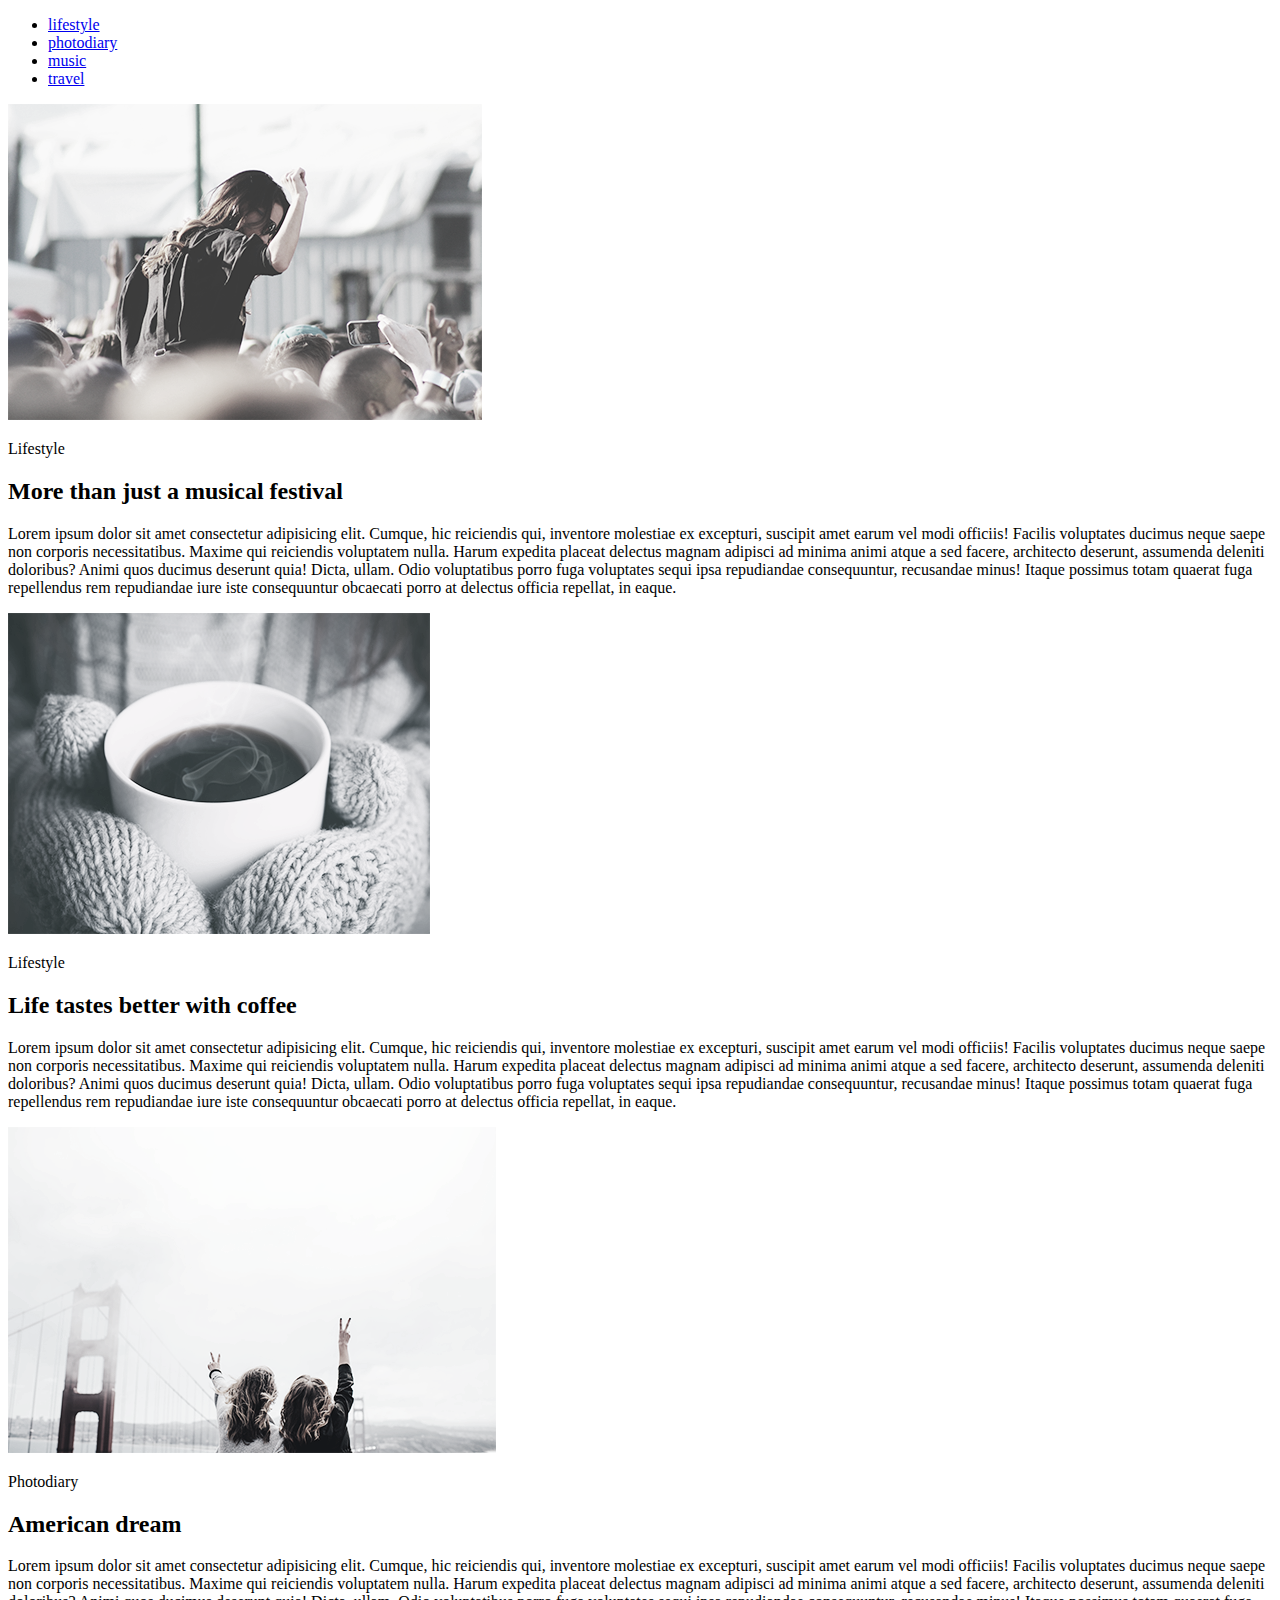
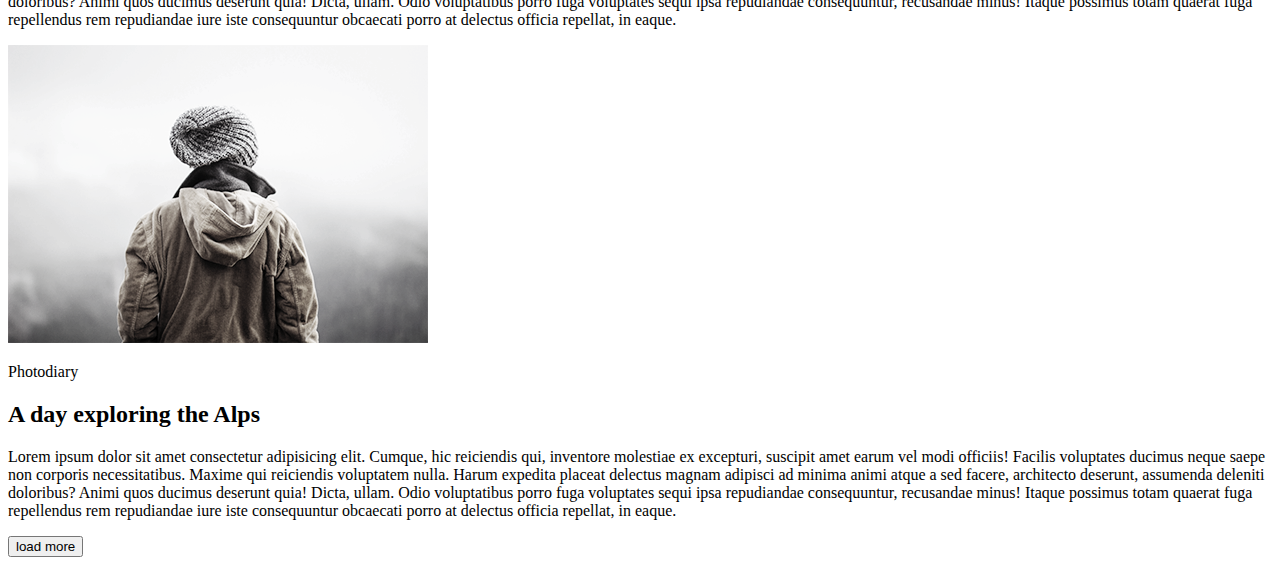
<file: homework/index.html>
<!DOCTYPE html>
<html lang="en">
<head>
    <meta charset="UTF-8">
    <meta name="viewport" content="width=device-width, initial-scale=1.0">
    <meta http-equiv="X-UA-Compatible" content="ie=edge">
    <title>Homework</title>
</head>
<body>
    
    <ul>
        <li> <a href="#"> lifestyle </a> </li>
        <li> <a href="#"> photodiary </a> </li>
        <li> <a href="#"> music </a> </li>
        <li> <a href="#"> travel </a> </li>
    </ul>

<div>
    <img src="img/1.png" alt="">
    <p>Lifestyle</p>
    <h2>More than just a musical festival</h2>
    <p>Lorem ipsum dolor sit amet consectetur adipisicing elit. Cumque, hic reiciendis qui, inventore molestiae ex excepturi, suscipit amet earum vel modi officiis! Facilis voluptates ducimus neque saepe non corporis necessitatibus.
        Maxime qui reiciendis voluptatem nulla. Harum expedita placeat delectus magnam adipisci ad minima animi atque a sed facere, architecto deserunt, assumenda deleniti doloribus? Animi quos ducimus deserunt quia! Dicta, ullam.
        Odio voluptatibus porro fuga voluptates sequi ipsa repudiandae consequuntur, recusandae minus! Itaque possimus totam quaerat fuga repellendus rem repudiandae iure iste consequuntur obcaecati porro at delectus officia repellat, in eaque.
    </p>
</div>

<div>
    <img src="img/2.png" alt="">
    <p>Lifestyle</p>
    <h2>Life tastes better with coffee</h2>
    <p>Lorem ipsum dolor sit amet consectetur adipisicing elit. Cumque, hic reiciendis qui, inventore molestiae ex excepturi, suscipit amet earum vel modi officiis! Facilis voluptates ducimus neque saepe non corporis necessitatibus.
        Maxime qui reiciendis voluptatem nulla. Harum expedita placeat delectus magnam adipisci ad minima animi atque a sed facere, architecto deserunt, assumenda deleniti doloribus? Animi quos ducimus deserunt quia! Dicta, ullam.
        Odio voluptatibus porro fuga voluptates sequi ipsa repudiandae consequuntur, recusandae minus! Itaque possimus totam quaerat fuga repellendus rem repudiandae iure iste consequuntur obcaecati porro at delectus officia repellat, in eaque.
    </p>
</div>

<div>
    <img src="img/3.png" alt="">
    <p>Photodiary</p>
    <h2>American dream</h2>
    <p>Lorem ipsum dolor sit amet consectetur adipisicing elit. Cumque, hic reiciendis qui, inventore molestiae ex excepturi, suscipit amet earum vel modi officiis! Facilis voluptates ducimus neque saepe non corporis necessitatibus.
        Maxime qui reiciendis voluptatem nulla. Harum expedita placeat delectus magnam adipisci ad minima animi atque a sed facere, architecto deserunt, assumenda deleniti doloribus? Animi quos ducimus deserunt quia! Dicta, ullam.
        Odio voluptatibus porro fuga voluptates sequi ipsa repudiandae consequuntur, recusandae minus! Itaque possimus totam quaerat fuga repellendus rem repudiandae iure iste consequuntur obcaecati porro at delectus officia repellat, in eaque.
    </p>
</div>

<div>
    <img src="img/4.png" alt="">
    <p>Photodiary</p>
    <h2>A day exploring the Alps</h2>
    <p>Lorem ipsum dolor sit amet consectetur adipisicing elit. Cumque, hic reiciendis qui, inventore molestiae ex excepturi, suscipit amet earum vel modi officiis! Facilis voluptates ducimus neque saepe non corporis necessitatibus.
        Maxime qui reiciendis voluptatem nulla. Harum expedita placeat delectus magnam adipisci ad minima animi atque a sed facere, architecto deserunt, assumenda deleniti doloribus? Animi quos ducimus deserunt quia! Dicta, ullam.
        Odio voluptatibus porro fuga voluptates sequi ipsa repudiandae consequuntur, recusandae minus! Itaque possimus totam quaerat fuga repellendus rem repudiandae iure iste consequuntur obcaecati porro at delectus officia repellat, in eaque.
    </p>
</div>

<button>load more</button>
           
</body>
</html>
</file>
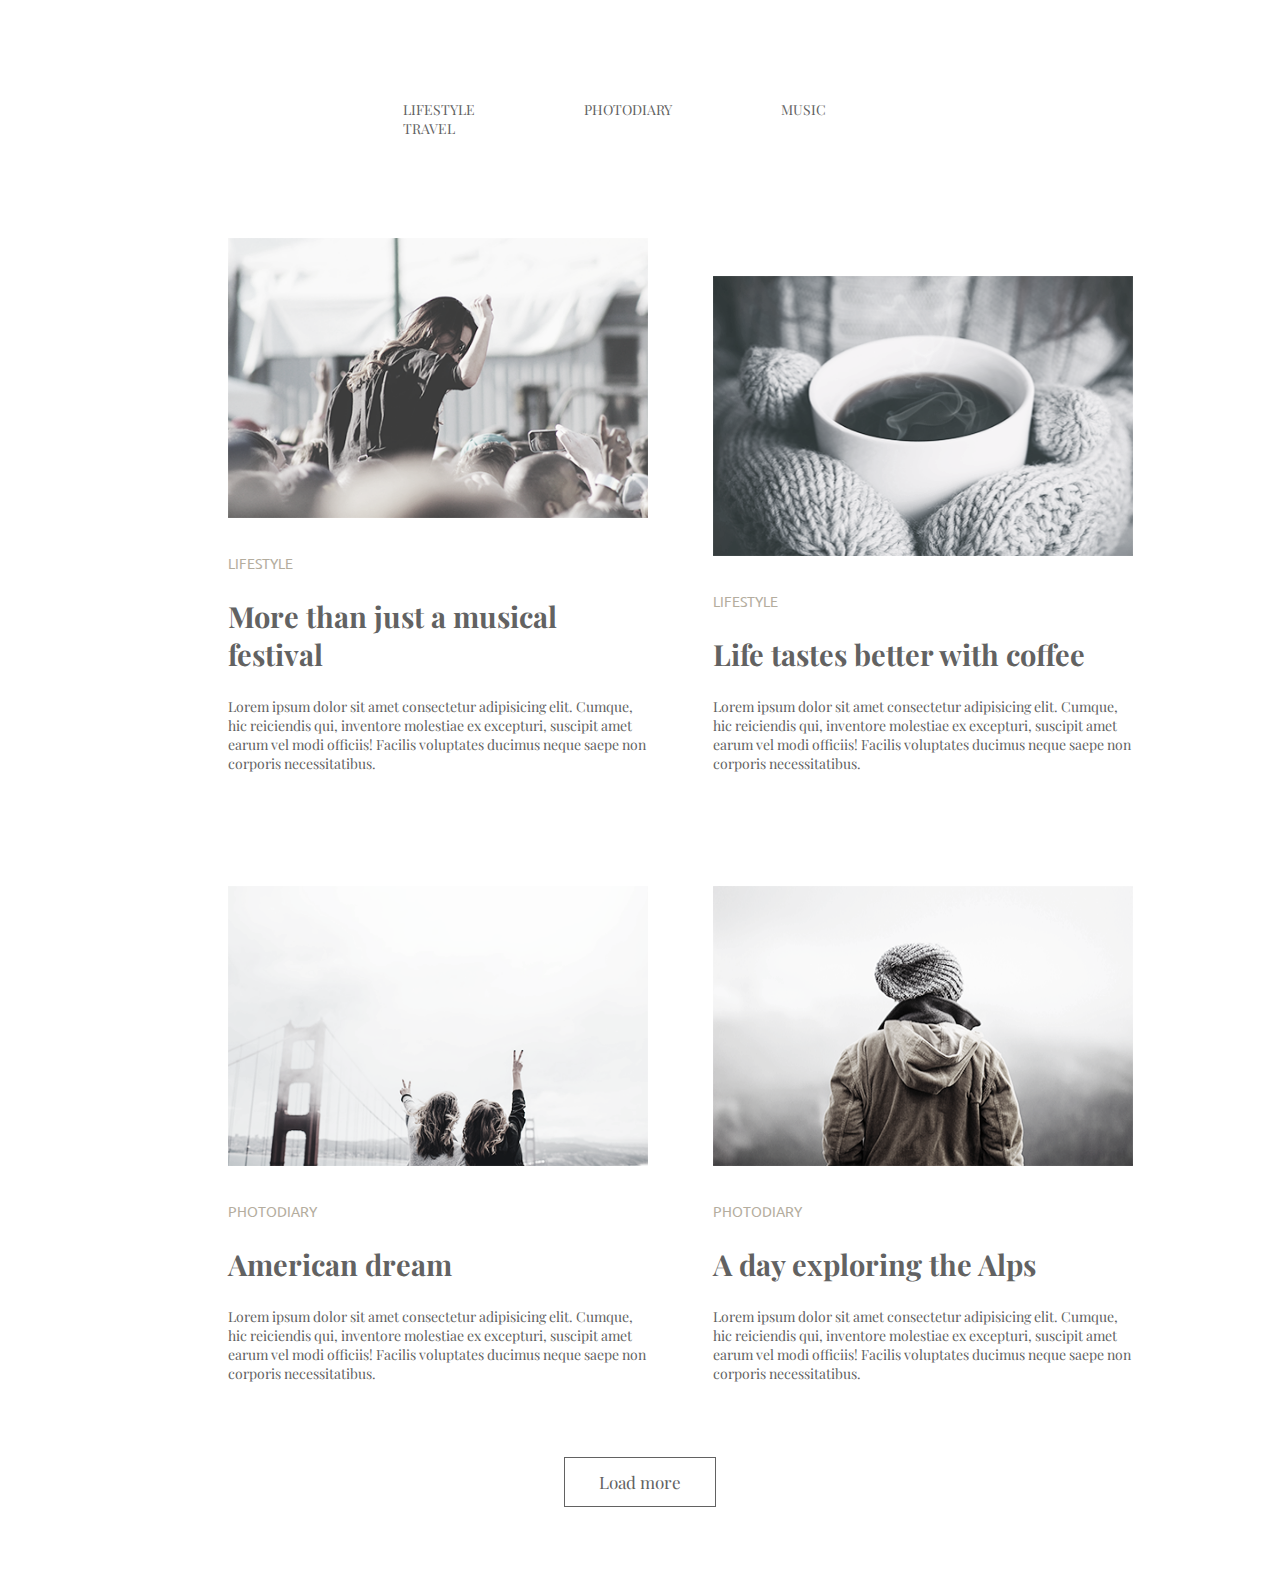
<file: homework_3/index.html>
<!DOCTYPE html>
<html lang="en">
<head>
    <meta charset="UTF-8">
    <meta name="viewport" content="width=device-width, initial-scale=1.0">
    <meta http-equiv="X-UA-Compatible" content="ie=edge">
    <title>Homework</title>
    <link rel="stylesheet" href="style.css">
    <link href="https://fonts.googleapis.com/css?family=Playfair+Display|Ubuntu:300&display=swap" rel="stylesheet">
</head>
<body>

    <nav class="navigation">
        <ul>
            <li class="navigation_links"> <a href="#"> LIFESTYLE </a> </li>
            <li class="navigation_links"> <a href="#"> PHOTODIARY </a> </li>
            <li class="navigation_links"> <a href="#"> MUSIC </a> </li>
            <li class="navigation_links"> <a href="#"> TRAVEL </a> </li>
        </ul> 
    </nav>
    
<div class="content">
    <div class="first_block">
        <div class="img">
            <img src="img/1.png" alt="">
            <span class="small_text">LIFESTYLE</span>
            <h2 class="big_text">More than just a musical festival</h2>
            <p class="main_text">Lorem ipsum dolor sit amet consectetur adipisicing elit. Cumque, hic reiciendis qui, inventore molestiae ex excepturi, suscipit amet earum vel modi officiis!
                Facilis voluptates ducimus neque saepe non corporis necessitatibus.
            </p>
        </div>

        <div>
            <img src="img/2.png" alt="">
            <span class="small_text">LIFESTYLE</span>
            <h2 class="big_text">Life tastes better with coffee</h2>
            <p class="main_text">Lorem ipsum dolor sit amet consectetur adipisicing elit. Cumque, hic reiciendis qui, inventore molestiae ex excepturi, suscipit amet earum vel modi officiis!
                Facilis voluptates ducimus neque saepe non corporis necessitatibus.
            </p>
        </div>
    </div>

    <div class="second_block">
        <div class="img">
            <img src="img/3.png" alt="">
            <span class="small_text">PHOTODIARY</span>
            <h2 class="big_text">American dream</h2>
            <p class="main_text">Lorem ipsum dolor sit amet consectetur adipisicing elit. Cumque, hic reiciendis qui, inventore molestiae ex excepturi, suscipit amet earum vel modi officiis!
                Facilis voluptates ducimus neque saepe non corporis necessitatibus.
            </p>
        </div>

        <div>
            <img src="img/4.png" alt="">
            <span class="small_text">PHOTODIARY</span>
            <h2 class="big_text">A day exploring the Alps</h2>
            <p class="main_text">Lorem ipsum dolor sit amet consectetur adipisicing elit. Cumque, hic reiciendis qui, inventore molestiae ex excepturi, suscipit amet earum vel modi officiis!
                Facilis voluptates ducimus neque saepe non corporis necessitatibus.
            </p>
        </div>
    </div>
</div>

<div>
    <button class="button">Load more</button>
</div>
           
</body>
</html>
</file>
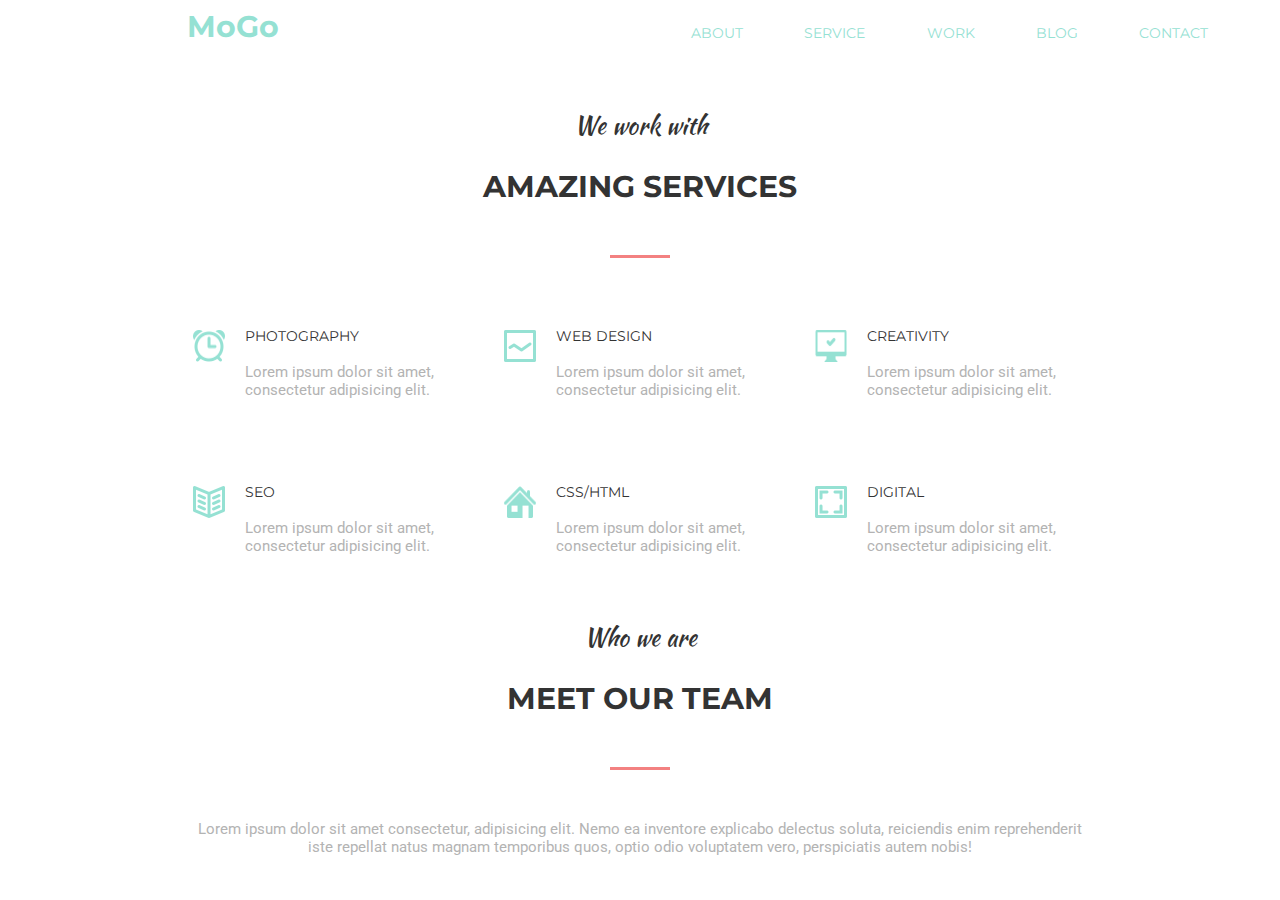
<file: homework_4/index.html>
<!DOCTYPE html>
<html lang="en">
<head>
    <meta charset="UTF-8">
    <meta name="viewport" content="width=device-width, initial-scale=1.0">
    <meta http-equiv="X-UA-Compatible" content="ie=edge">
    <link rel="stylesheet" href="./css/style.css">
    <link href="https://fonts.googleapis.com/css?family=Kaushan+Script|Montserrat:400,700|Roboto&display=swap" rel="stylesheet">
    <title>homework 4</title>
</head>
<body>

    <header>
        <nav class="navigation">
            <div id="logo">
                <a href="#">MoGo</a>
            </div>

            <ul class="navigation_links">
                <li><a href="#">ABOUT</a></li>
                <li><a href="#">SERVICE</a></li>
                <li><a href="#">WORK</a></li>
                <li><a href="#">BLOG</a></li>
                <li><a href="#">CONTACT</a></li>
            </ul>
        </nav>
    </header>

    <main>
        <div class="services">
            <div class="article">
                <span class="small_head_text">We work with</span>
                <h2 class="big_head_text">AMAZING SERVICES</h2>
                <span class="underline"></span>
            </div>
            <div class="main_text">
                <div class="first_row">
                    <div class="info_block">
                        <div class="icon">
                            <img src="./img/Clock.png" alt="">
                        </div>
                        <div>
                            <h4 class="headline">PHOTOGRAPHY</h4>
                            <p class="describe">Lorem ipsum dolor sit amet, consectetur adipisicing elit.</p>
                        </div>
                    </div>
                    <div class="info_block">
                        <div class="icon">
                            <img src="./img/uneven line.png" alt="">
                        </div>
                        <div>
                            <h4 class="headline">WEB DESIGN</h4>
                            <p class="describe">Lorem ipsum dolor sit amet, consectetur adipisicing elit.</p>                            </div>
                    </div>
                    <div class="info_block">
                        <div class="icon">
                            <img src="./img/Computer.png" alt="">
                        </div>
                        <div>
                            <h4 class="headline">CREATIVITY</h4>
                            <p class="describe">Lorem ipsum dolor sit amet, consectetur adipisicing elit.</p>
                        </div>
                    </div>
                </div>
                <div class="second_row">
                    <div class="info_block">
                        <div class="icon">
                            <img src="./img/BOOK.png" alt="">
                        </div>
                        <div>
                            <h4 class="headline">SEO</h4>
                            <p class="describe">Lorem ipsum dolor sit amet, consectetur adipisicing elit.</p>
                        </div>
                    </div>
                    <div class="info_block">
                        <div class="icon">
                            <img src="img/Home.png" alt="">
                        </div>
                        <div>
                            <h4 class="headline">CSS/HTML</h4>
                            <p class="describe">Lorem ipsum dolor sit amet, consectetur adipisicing elit.</p>
                        </div>
                    </div>
                    <div class="info_block">
                        <div class="icon">
                            <img src="img/Aiming.png" alt="">
                        </div>
                        <div>
                            <h4 class="headline">DIGITAL</h4>
                            <p class="describe">Lorem ipsum dolor sit amet, consectetur adipisicing elit.</p>
                        </div>
                    </div>
                </div>
            </div>
            <div class="article">
                <span class="small_head_text">Who we are</span>
                <h2 class="big_head_text">MEET OUR TEAM</h2>
                <span class="underline"></span>
                <span class="team">Lorem ipsum dolor sit amet consectetur, adipisicing elit. Nemo ea inventore explicabo delectus soluta, reiciendis enim reprehenderit iste repellat natus magnam temporibus quos, optio odio voluptatem vero, perspiciatis autem nobis!</span>
            </div>
    
</body>
</html>
</file>
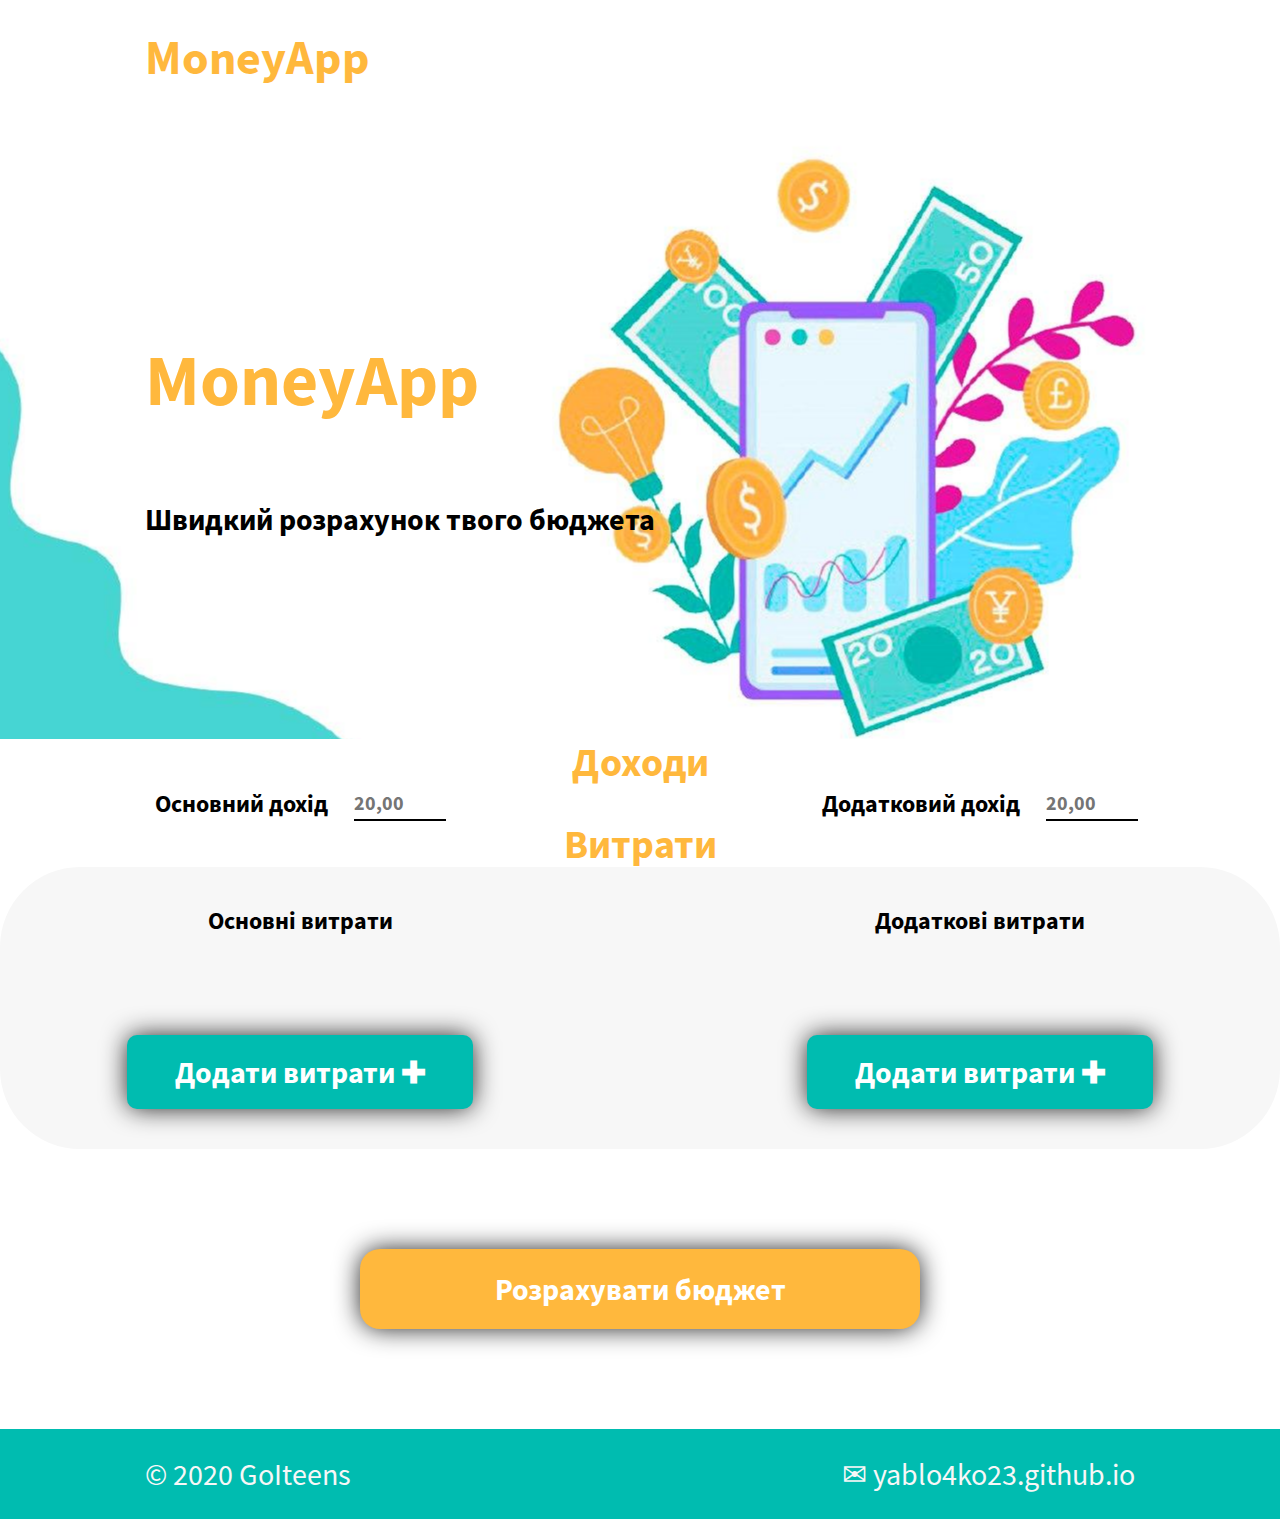
<file: money_App-master/index.html>
<!DOCTYPE html>
<html lang="en">

<head>
    <meta charset="UTF-8">
    <meta name="viewport" content="width=device-width, initial-scale=1.0">
    <link rel="stylesheet" href="./css/normalize.css">
    <link rel=" stylesheet" href="./style.css">
    <title>MoneyApp</title>
</head>

<body>

    <header>
        <h1 class="logo">MoneyApp</a>
    </header>
    <main>
        <section class="s1 container">
            <h2 class="s1_title">MoneyApp</h2>
            <p class="s1_desk">Швидкий розрахунок твого бюджета</p>
        </section>
        <section class="s2 container">

            <h3 class="s2_subTitle">Доходи</h3>

            <ul class="s2_incomes" id="incomes">
                <li class="s2_incomes-main">
                    <p>Основний дохід</p>
                    <input class="incomes-main" type="number" placeholder="20,00">
                </li>
                <li class="s2_incomes-addit">
                    <p>Додатковий дохід</p>
                    <input class="incomes-addit" type="number" placeholder="20,00">
                </li>
            </ul>

            <h3 class="s2_subTitle">Витрати</h3>

            <ul class="s2_costs" id="costs">
                <li class="s2_costs-main">
                    <div>
                        <p>Основні витрати</p>
                        <ul class="mainCosts-list">
                        </ul>
                        <button class="s2_costs-btn main">Додати витрати &#10010;</button>                        
                    </div>
                </li>

                <li class="s2_costs-addit">
                    <div>
                        <p>Додаткові витрати</p>
                        <ul class="additCosts-list">
                        </ul>
                        <button class="s2_costs-btn extra">Додати витрати &#10010;</button>                    
                    </div>
                </li>
            </ul>

            <button class="s2_total-btn">Розрахувати бюджет</button>
            <ul class="budget_calculation">
                <li class="budget_calculation-item">
                    <p>Загальний дохід</p>
                    <div>
                        <p class="total-incomes"></p>
                        <button class="detailed-incomes">Докладніше</button>
                    </div>
                </li>
                <li class="budget_calculation-item">
                    <p>Загальні витрати</p>
                    <div>
                        <p class="total-costs"></p>
                        <button class="detailed-costs">Докладніше</button>
                    </div>
                </li>
                <li class="budget_calculation-item">
                    <p>Залишок</p>
                    <div>
                        <p class="remains"></p>
                        <p></p>
                    </div>
                </li>
            </ul>

        </section>
    </main>

    <footer>
        <span>&copy; 2020 GoIteens</span>
        <span>&#9993; yablo4ko23.github.io</span>
    </footer>

    <div class="form-back">
        <form class="form_enter-costs">
            <h4>Введіть свої витрати</h4>
            <div class="form-main-block">
                <div class="form-inputs">
                    <div class="cost-block">
                        <input required maxlength="20" class="enter_costname inputs" type="text" placeholder="Стаття витрат" />
                        <input required type="number" class="enter_costsum inputs" placeholder="Сума" />                
                    </div>
                </div>
                <button class="add-cost">&#10010;</button>            
            </div>
            <button type="submit" class="send-costs">Готово!</button>
        </form>
    </div>    

    <script src="./js/main.js"></script>
</body>

</html>
</file>
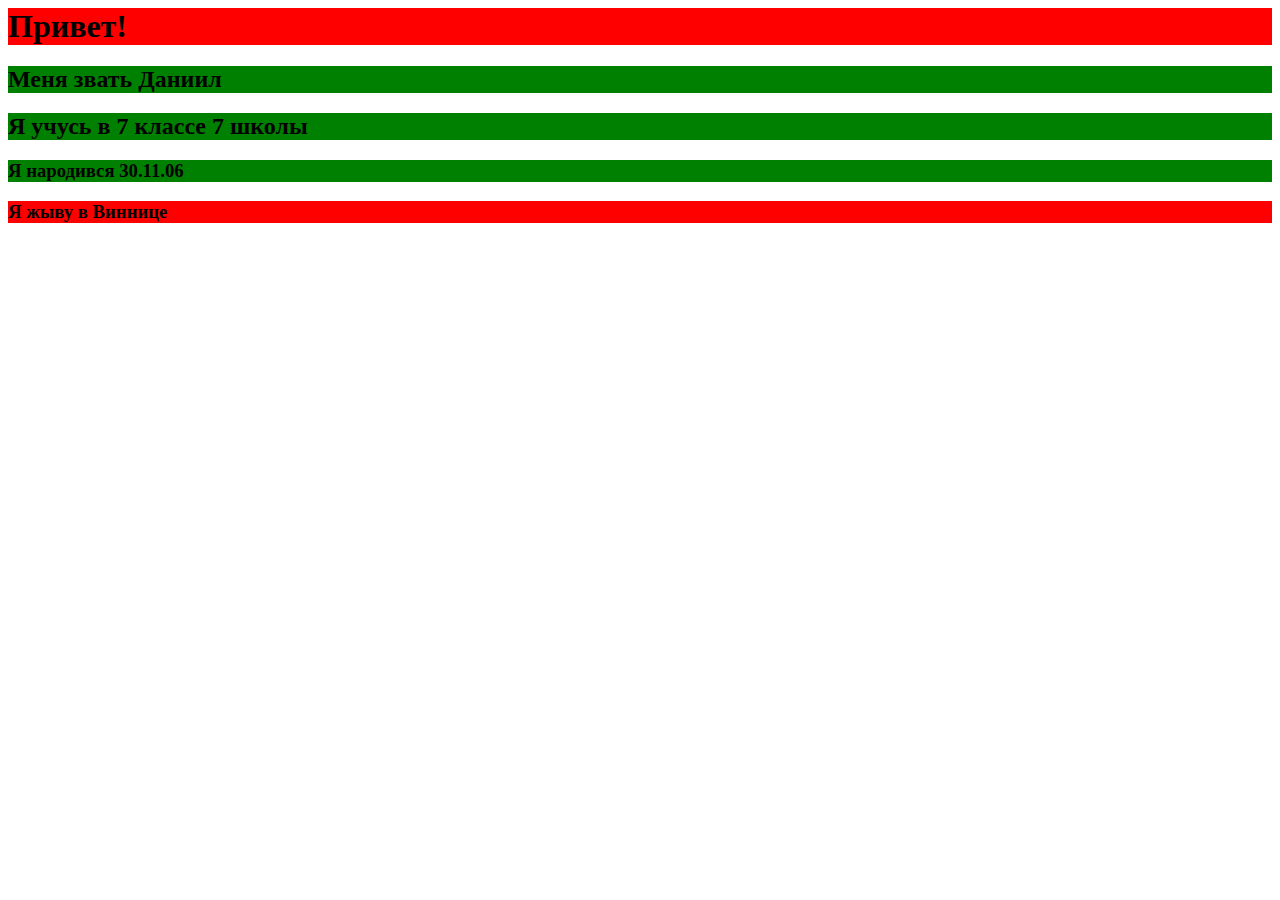
<file: Tegi/index.html>
<DOCTYPE html>
<html lang="en">
<head>
    <meta charset="UTF-8">
    <meta name="viewport" content="width = device-width initial-scale = 1.0">
    <meta http-equiv="X-UA-Compatible" content="ie = edge">
    <title> Первый проект </title>
</head>
<body>
    <link rel="stylesheet" href="style.css">
    <div class="hello">
        <h1> Привет!</h1>
    </div>

    <div class ="name">
        <h2>Меня звать Даниил</h2>
    </div>

    <div class = "school">
        <h2>Я учусь в 7 классе 7 школы</h2>
    </div>

    <div id ="birth">
        <h3>Я народився 30.11.06</h3>
        </div>

        <div id="city">
            <h3>Я жыву в Виннице</h3>
        </div>

</body>
</html>
</file>
<file: homework_3/style.css>
.navigation {
    margin: 100px 250px 100px 355px;
}

.navigation ul li a{
    text-decoration: none;
    color: #626262;
}

.navigation ul li{
    font-family: 'Playfair Display', serif;
    font-size: 14px;
    display: inline-block;
    margin-right: 105px;
}

.first_block div{
    display: inline-block;
    width: 420px;
    height: 610px;
}

.img {
    margin: 0px 61px 0px 220px;
}

.content div img {
    margin-bottom: 32px;
    width: 420px;
    height: 280px;
}

.small_text{
    color: #b4ad9e;
    font-family: 'Ubuntu', sans-serif;
    font-size: 14px;
}

.second_block div{
    display: inline-block;
    width: 420px;
}

.button {
    border: 1px solid #626262;
    background-color: #ffffff;
    padding: 13px 34px 13px 34px;
    margin: 60px 0px 70px 44%;
    color: #626262;
    font-family: 'Playfair Display', serif;
    font-size: 17px;
}

.main_text{
    color: #626262;
    font-family: 'Playfair Display', serif;
    font-size: 14px;
}

.big_text{
    color: #626262;
    font-family: 'Playfair Display', serif;
    font-size: 29px;
}

.navigation ul li a:hover{
    color: #03a9f4;
}
</file>
<file: homework_4/css/style.css>
#logo {
    width: 271px;
    text-align: end;
}

#logo a {
    margin-bottom: 1em;
    font-family: 'Montserrat', sans-serif;
    font-style: normal;
    font-weight: 700;
    color: #95e1d3;
    font-size: 30px;
    text-decoration: none;
}

.small_head_text {
    display: flex;
    flex-direction: row;
    justify-content: center;
    align-items: center;
    font-family: 'Kaushan Script', cursive;
    font-style: normal;
    font-weight: 400;
    font-size: 24px;
    color: #333333;
}

.big_head_text {
    display: flex;
    flex-direction: row;
    justify-content: center;
    align-items: center;
    color: #333333;
    font-family: 'Montserrat', sans-serif;
    font-style: normal;
    font-weight: 700;
    font-size: 30px;
    margin-bottom: 0px;
}

.underline {
    display: block;
    background-color: #f38181;
    width: 60px;
    height: 3px;
    margin: 50px 0px;
}

.team {
    display: flex;
    text-align: center;
    width: 71.1%;
    font-family: 'Roboto', sans-serif;
    font-style: normal;
    font-weight: 400;
    font-size: 15px;
    color: #b3b3b3;
}

.article {
    display: flex;
    flex-direction: column;
    align-items: center;

}

.main_text {
    display: flex;
    flex-direction: column;
    justify-content: center;
    align-items: center;
}

.first_row {
    display: flex;
    flex-direction: row;
    justify-content: center;
    width: 100%;
    margin-bottom: 50px;
}

.second_row {
    display: flex;
    flex-direction: row;
    justify-content: center;
    width: 100%;
    margin-bottom: 50px;
}

.describe {
    font-family: 'Roboto', sans-serif;
    font-style: normal;
    font-weight: 400;
    font-size: 15px;
    color: #b3b3b3;
}

.headline {
    font-family: 'Montserrat', sans-serif;
    font-style: normal;
    font-weight: 400;
    font-size: 14px;
    color: #333333;
}

.info_block {
    display: flex;
    align-items: center;
    width: 311px;
}

.icon {
    margin-bottom: 30px;
    width: 113px;
    display: flex;
    justify-content: center;
}

.icon img {
    width: 32px;
    height: 32px;
}

.navigation_links li a:after {
    background-color: #f38181;
    display: block;
    content: "";
    height: 3px;
    width: 0%;
    left: 50%;
    position: absolute;
    transition: .3s ease-in-out;
    transform: translateX(-50%);
    margin-top: 12px;
}

.navigation_links li a:hover:after,
.navigation_links li a:focus:after {
    width: 100%;
}

.navigation_links li a:hover {
    color: #f38181;
}

.navigation_links {
    width: 517px;
    padding: 0px;
    display: flex;
    flex-direction: row;
    justify-content: space-between;
    list-style-type: none;
}

.navigation_links li a{
    text-decoration: none;
    font-family: 'Montserrat', sans-serif;
    font-style: normal;
    font-weight: 400;
    font-size: 14px;
    color: #95e1d3;
    position: relative;
}

.navigation {
    display: flex;
    flex-direction: row;
    justify-content: space-between;
    margin-bottom: 50px;
    width: 1200px;
}
</file>
<file: money_App-master/style.css>
@font-face {
    font-family: "SourceSansPro-Bold";
    src: url("./fonts//SourceSansPro-Bold.otf");
}

@font-face {
    font-family: "SourceSansPro-Regular";
    src: url("./fonts//SourceSansPro-Regular.otf");
}

*,
*:before,
*:after {
    margin: 0;
    padding: 0;
    box-sizing: border-box;
    text-decoration: none;
}


h1,
h2,
h3,
h4,
h5,
h6 {
    margin: 0;
    padding: 0;
}

ul {
    list-style: none;
    margin: 0;
    padding: 0;
}


header,
main,
footer {
    width: 100%;
    margin: 0px;
}

.container {
    width: 1201px;

}

.logo {
    font-family: "SourceSansPro-Bold";
    font-size: 48px;
    color: #ffb83d;
    text-decoration: none;
    padding-top: 30px;
    padding-left: 145px;
}

.s1 {
    background-image: url("./img/photo_2020-05-01_20-20-44.jpg");
    background-repeat: no-repeat;
    background-position: center;

}

.s1_title {
    font-family: "SourceSansPro-Bold";
    font-size: 72px;
    color: #ffb83d;
    padding-top: 254px;
    padding-left: 145px;
    margin-bottom: 80px;
}

.s1_desk {
    font-family: "SourceSansPro-Bold";
    font-size: 30px;
    color: #000000;
    padding-left: 145px;
    padding-bottom: 203px;
    margin: 0;
}

/* s2 */
.s2 {
    display: flex;
    flex-flow: column;
    align-items: center;
    margin: 0px;
    width: 100%;
}

.s2_subTitle {
    display: block;
    text-align: center;
    font-family: "SourceSansPro-Bold";
    font-size: 40px;
    color: #ffb83d;
}

.s2_incomes,
.s2_costs {
    display: flex;
    flex-flow: row;
    justify-content: space-between;
    width: inherit;
}

.s2_costs {
    height: 350px;
    background-color: #f7f7f7;
    border-radius: 80px;
    height: auto;
}

.s2_incomes-main,
.s2_incomes-addit,
.s2_costs-main,
.s2_costs-addit {
    display: flex;
    flex-flow: row;
    align-items: center;
    justify-content: center;
    width: 600px;
}

.s2_costs-main div,
.s2_costs-addit div {
    display: flex;
    flex-direction: column;
    justify-content: center;
    align-items: center;
    margin: 40px 0px;
}

.s2_incomes-main p,
.s2_incomes-addit p,
.s2_costs-main p,
.s2_costs-addit p {
    font-family: "SourceSansPro-Bold";
    font-size: 24px;
    font-weight: bold;
}

.incomes-main,
.incomes-addit {
    width: 92px;
    height: 36px;
    border: none;
    border-bottom: 2px solid black;
    margin-left: 26px;
    color: black;
    font-size: 20px;
    font-weight: bold;
    font-family: "SourceSansPro-Bold";
}

input::-webkit-inner-spin-button,
input::-webkit-outer-spin-button {
    -webkit-appearance: none;
}

.s2_costs-btn {
    display: block;
    width: 346px;
    height: 74px;
    background-color: #00bcb0;
    color: white;
    font-family: "SourceSansPro-Bold";
    font-size: 30px;
    font-weight: bold;
    border: none;
    border-radius: 10px;
    box-shadow: 0px 0px 26px -1px rgba(0, 0, 0, 0.91);
}

.s2_total-btn {
    display: block;
    margin: 100px auto;
    width: 560px;
    height: 80px;
    color: white;
    background-color: #ffb83d;
    border: none;
    border-radius: 20px;
    box-shadow: 0px 0px 26px -1px rgba(0, 0, 0, 0.91);
    font-family: "SourceSansPro-Bold";
    font-size: 30px;
    font-weight: bold;
}

/* розвахувати бюджет */
.budget_calculation {
    display: none;
    flex-flow: column;
    align-items: center;
    justify-content: center;
    margin-bottom: 180px;
}

.budget_calculation-item {
    display: flex;
    flex-flow: row;
    justify-content: space-between;
    width: 560px;
    margin: 5px 0px;
}

.budget_calculation-item div {
    text-align: center;
    width: 160px;
}

.budget_calculation-item p {
    font-family: "SourceSansPro-Bold";
    font-size: 24px;
    font-weight: bold;
}

.budget_calculation-item button {
    display: block;
    width: 160px;
    height: 26px;
    background-color: #00bcb0;
    color: white;
    font-family: "SourceSansPro-Bold";
    font-size: 16px;
    font-weight: bold;
    border: none;
    border-radius: 20px;
}

/* перелік основних витрат */
.mainCosts-list,
.additCosts-list {
    font-family: "SourceSansPro-Regular";
    font-size: 26px;
    margin: 50px 0;
}

.mainCosts-list span,
.additCosts-list span {
    margin-right: 10px;
    position: relative;
}

.close-img{
    width: 30px;
    height: 30px;
    top: 7px;
    display: inline-block;
    position: relative;
}

/* перелік додаткових витрат */


/* введіть свої витрати */
.form-back {
    background-color: rgba(0, 0, 0, 0.71);
    width: 100%;
    height: 100%;
    display: none;
    justify-content: center;
    align-items: center;
    position: fixed;
    top: 0px;
    left: 0px;
}

.form_enter-costs {
    display: flex;
    flex-flow: column;
    align-items: center;
    width: 1092px;
    height: 478px;
    border: none;
    border-radius: 5px;
    background-color: #ffffff;
    box-shadow: 0px 0px 26px -1px rgba(0, 0, 0, 0.61);
}

.form_enter-costs h4 {
    font-family: "SourceSansPro-Bold";
    font-size: 36px;
    font-weight: bold;
    margin-top: 40px;
}

.form-main-block {
    display: flex;
    flex-direction: row;
    align-items: start;
    justify-content: center;
    margin: 20px 0px;
}

.form-inputs {
    display: flex;
    flex-direction: column;
    justify-content: start;
    align-items: start;
    width: 790px;
    height: 250px;
    overflow: auto;
}

.cost-block {
    width: 780px;
    margin-bottom: 10px;
    height: 40px;
    justify-content: center;
}


.enter_costname,
.enter_costsum {
    height: 40px;
    padding-left: 20px;
    color: black;
    font-family: "SourceSansPro-Regular";
    font-size: 20px;
    /* font-weight: bold; */
    border: none;
    border: 1px solid rgb(225, 230, 225);
    border-radius: 5px;
}

.enter_costname {
    width: 354px;
    margin-right: 140px;
}

.enter_costsum {
    width: 230px;
}

.add-cost {
    display: block;
    width: 40px;
    height: 40px;
    border-radius: 50%;
    background-color: #00bcb0;
    color: #f7f7f7;
    font-weight: bold;
    margin: 0px;
}

.send-costs {
    width: 232px;
    height: 76px;
    color: #f7f7f7;
    background-color: #00a51c;
    font-weight: bold;
    border: none;
    border-radius: 20px;
    box-shadow: 0px 0px 26px -1px rgba(0, 0, 0, 0.61);
    font-family: "SourceSansPro-Bold";
    font-size: 30px;
    font-weight: bold;
}

/* розвахувати бюджет */

footer {
    display: flex;
    flex-flow: row;
    justify-content: space-between;
    align-items: center;
    height: 90px;
    color: #f7f7f7;
    font-family: "SourceSansPro-Regular";
    font-size: 30px;
    padding: 0 145px;
    background-color: #00bcb0;
}
</file>
<file: Tegi/style.css>
.hello {
    background-color: red;
}

.name {
    background-color: green;
}

.school {
    background-color: green;
}

#birth {
    background-color: green;
}

#city {
    background-color: red;
}
</file>
